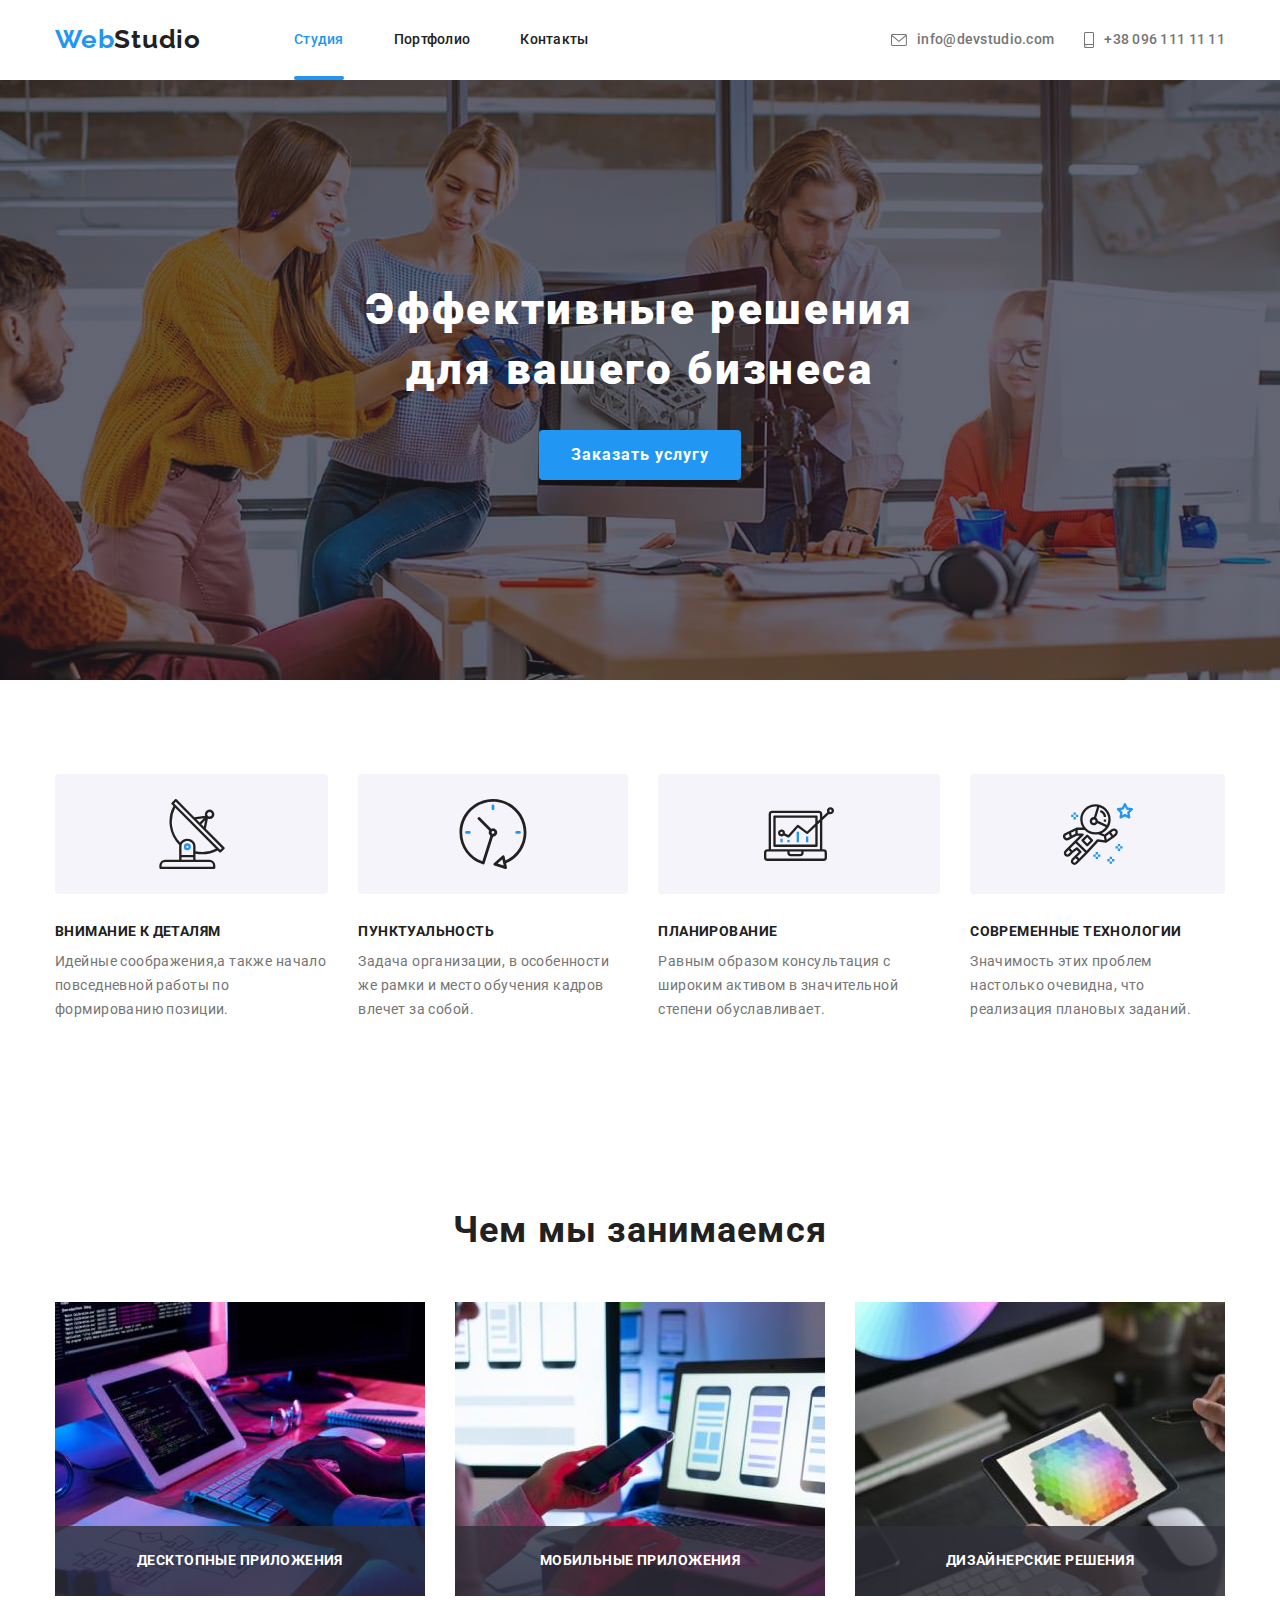
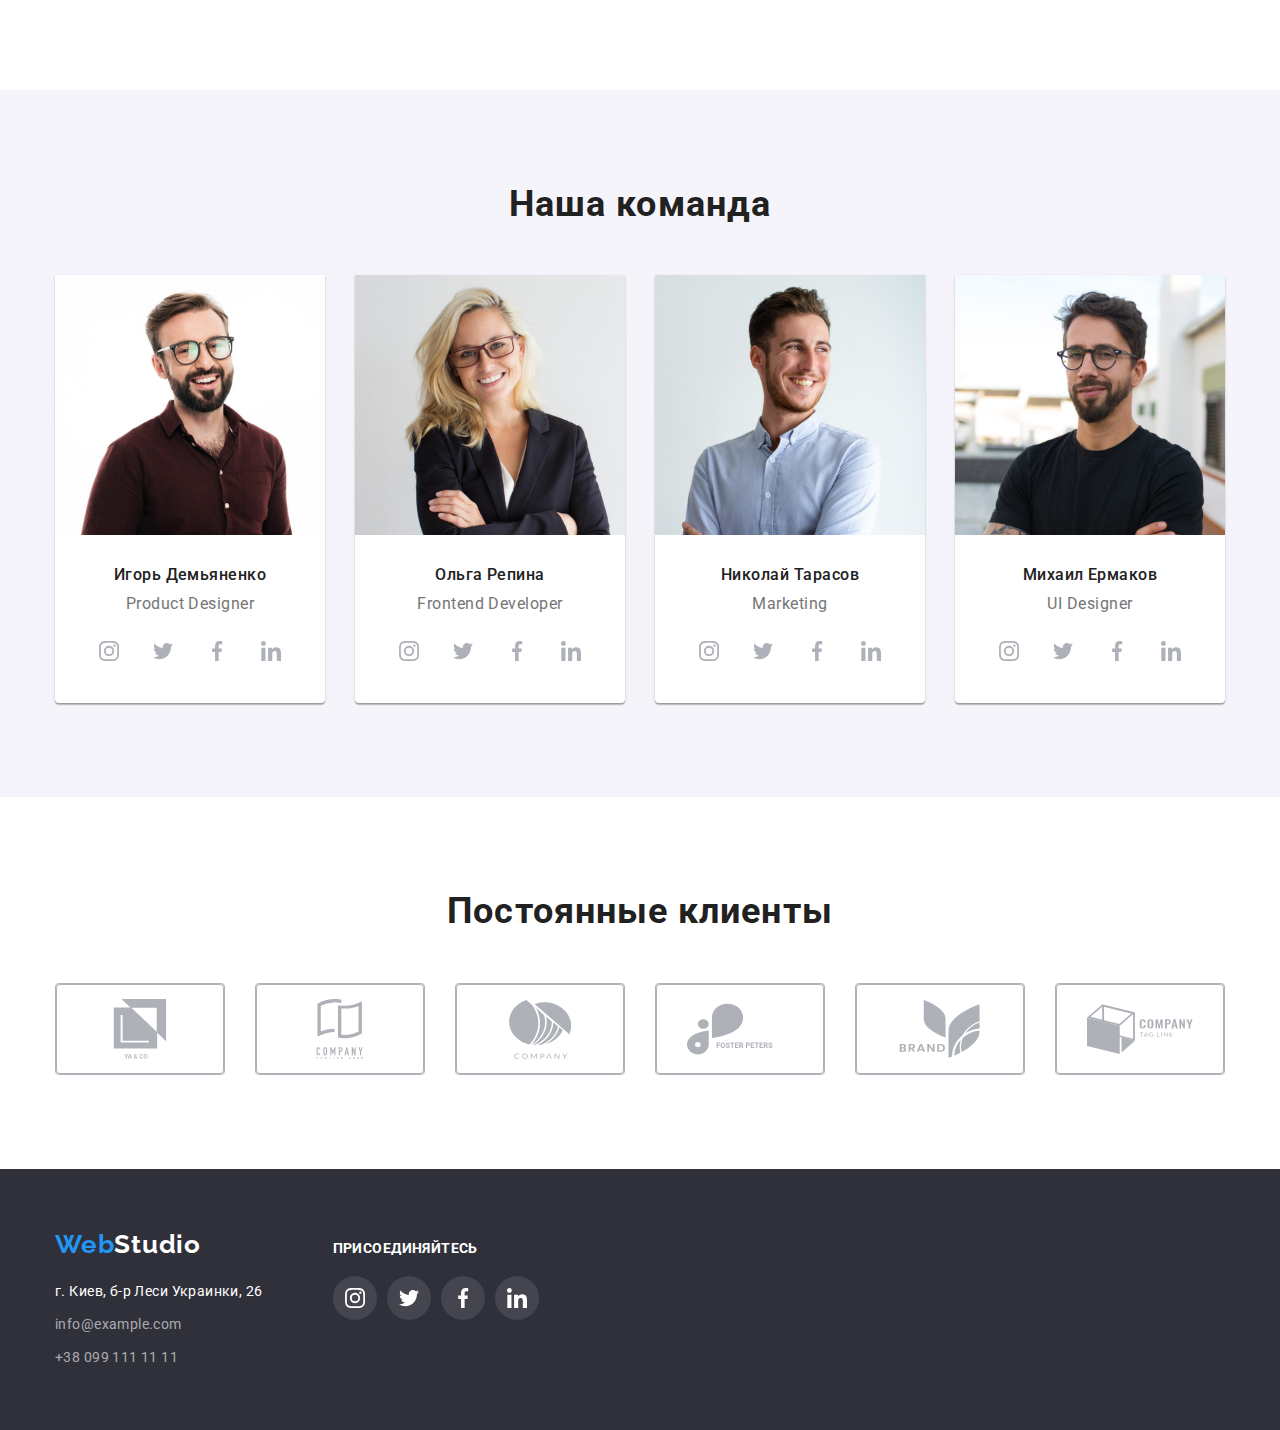
<file: index.html>
<!DOCTYPE html>
<html lang="en">
	<head>
		<meta charset="UTF-8" />
		<meta http-equiv="X-UA-Compatible" content="IE=edge" />
		<meta name="viewport" content="width=device-width, initial-scale=1.0" />
		<title>Document</title>
		<link rel="preconnect" href="https://fonts.googleapis.com" />
		<link rel="preconnect" href="https://fonts.gstatic.com" crossorigin />
		<link
			href="https://fonts.googleapis.com/css2?family=Raleway:wght@700&family=Roboto:wght@400;500;700;900&display=swap"
			rel="stylesheet"
		/>
		<link
			rel="stylesheet"
			href="https://cdnjs.cloudflare.com/ajax/libs/modern-normalize/1.1.0/modern-normalize.min.css"
		/>
		<link rel="stylesheet" href="./css/styles.css" />
	</head>

	<body>
		<!-- Хэдер -->
		<header>
			<div class="container main-nav">
				<nav class="menu-nav">
					<a class="logo" href="">Web<span class="logo-first">Studio</span> </a>
					<ul class="menu">
						<li class="menu-item">
							<a class="menu-link current" href="">Студия</a>
						</li>
						<li class="menu-item">
							<a class="menu-link" href="./portfolio.html">Портфолио</a>
						</li>
						<li class="menu-item"><a class="menu-link" href="">Контакты</a></li>
					</ul>
				</nav>
				<div class="header-contacts">
					<ul class="contacts">
						<li class="contacts-item">
							<a class="contacts-link" href="mailto:info@devstudio.com">
								<svg class="contacts-link-icon" width="16" height="12">
									<use href="./images/icon.svg#icon-envelope"></use>
								</svg>
								info@devstudio.com
							</a>
						</li>
						<li class="contacts-item icon-smartphone">
							<a class="contacts-link" href="tel:+380961111111">
								<svg class="contacts-link-icon" width="10" height="16">
									<use href="./images/icon.svg#icon-smartphone"></use>
								</svg>
								+38 096 111 11 11
							</a>
						</li>
					</ul>
				</div>
			</div>
		</header>

		<main>
			<!-- Герой -->
			<section class="hero">
				<div class="container">
					<h1 class="hero-title" lang="ru">
						Эффективные решения <br />
						для вашего бизнеса
					</h1>
					<button data-modal-open class="hero-button" type="button">
						Заказать услугу
					</button>
				</div>
			</section>
			<!-- Секция выгода -->
			<section class="section">
				<div class="container">
					<h2 class="visually-hidden">Преимущества компании</h2>
					<ul class="benefits">
						<li class="benefits-item">
							<div class="benefits-image">
								<svg class="benefits-icon" width="70" height="70">
									<use href="./images/icon.svg#icon-antenna"></use>
								</svg>
							</div>
							<h3 class="benefits-title" lang="ru">Внимание к деталям</h3>
							<p class="benefits-text" lang="ru">
								Идейные соображения,а также начало повседневной работы по
								формированию позиции.
							</p>
						</li>
						<li class="benefits-item">
							<div class="benefits-image">
								<svg class="benefits-icon" width="70" height="70">
									<use href="./images/icon.svg#icon-clock"></use>
								</svg>
							</div>
							<h3 class="benefits-title" lang="ru">Пунктуальность</h3>
							<p class="benefits-text" lang="ru">
								Задача организации, в особенности же рамки и место обучения
								кадров влечет за собой.
							</p>
						</li>
						<li class="benefits-item">
							<div class="benefits-image">
								<svg class="benefits-icon" width="70" height="70">
									<use href="./images/icon.svg#icon-diagram"></use>
								</svg>
							</div>
							<h3 class="benefits-title" lang="ru">Планирование</h3>
							<p class="benefits-text" lang="ru">
								Равным образом консультация с широким активом в значительной
								степени обуславливает.
							</p>
						</li>
						<li class="benefits-item">
							<div class="benefits-image">
								<svg class="benefits-icon" width="70" height="70">
									<use href="./images/icon.svg#icon-astronaut"></use>
								</svg>
							</div>
							<h3 class="benefits-title" lang="ru">Современные технологии</h3>
							<p class="benefits-text" lang="ru">
								Значимость этих проблем настолько очевидна, что реализация
								плановых заданий.
							</p>
						</li>
					</ul>
				</div>
			</section>
			<!-- Вид деятельности -->
			<section class="section">
				<div class="container">
					<h2 class="classes">Чем мы занимаемся</h2>
					<ul class="classes-item">
						<li class="classes-img">
							<div class="classes-tumb">
								<img
									src="./images/img1.jpg"
									alt="Working with loops"
									width="370"
									height="294"
								/>
								<p class="classes-label">Десктопные приложения</p>
							</div>
						</li>
						<li class="classes-img">
							<div class="classes-tumb">
								<img
									src="./images/img2.jpg"
									alt="Working on mobile applications"
									width="370"
									height="294"
								/>
								<p class="classes-label">Мобильные приложения</p>
							</div>
						</li>
						<li class="classes-img">
							<div class="classes-tumb">
								<img
									src="./images/img3.jpg"
									alt="Working with color picking"
									width="370"
									height="294"
								/>
								<p class="classes-label">Дизайнерские решения</p>
							</div>
						</li>
					</ul>
				</div>
			</section>
			<!-- Команда -->
			<section class="section commands">
				<div class="container">
					<h2 class="command">Наша команда</h2>
					<ul class="command-name">
						<li class="command-img">
							<img
								src="./images/Igor.jpg"
								alt="Igor"
								width="270"
								height="260"
							/>
							<div class="command-selector">
								<h3 class="command-name-title" lang="ru">Игорь Демьяненко</h3>
								<p class="command-name-text">Product Designer</p>
								<ul class="social">
									<li class="social-item">
										<a class="social-link social-inversed" href="#instagram">
											<svg class="social-icon" width="20" height="20">
												<use href="./images/icon.svg#icon-instagram"></use>
											</svg>
										</a>
									</li>
									<li class="social-item">
										<a class="social-link social-inversed" href="#twitter">
											<svg class="social-icon" width="20" height="20">
												<use href="./images/icon.svg#icon-twitter"></use>
											</svg>
										</a>
									</li>
									<li class="social-item">
										<a class="social-link social-inversed" href="#facebook">
											<svg class="social-icon" width="20" height="20">
												<use href="./images/icon.svg#icon-facebook"></use>
											</svg>
										</a>
									</li>
									<li class="social-item">
										<a class="social-link social-inversed" href="#in">
											<svg class="social-icon" width="20" height="20">
												<use href="./images/icon.svg#icon-in"></use>
											</svg>
										</a>
									</li>
								</ul>
							</div>
						</li>

						<li class="command-img">
							<img
								src="./images/Olga.jpg"
								alt="Olga"
								width="270"
								height="260"
							/>
							<div class="command-selector">
								<h3 class="command-name-title" lang="ru">Ольга Репина</h3>
								<p class="command-name-text">Frontend Developer</p>
								<ul class="social">
									<li class="social-item">
										<a class="social-link social-inversed" href="#instagram">
											<svg class="social-icon" width="20" height="20">
												<use href="./images/icon.svg#icon-instagram"></use>
											</svg>
										</a>
									</li>
									<li class="social-item">
										<a class="social-link social-inversed" href="#twitter">
											<svg class="social-icon" width="20" height="20">
												<use href="./images/icon.svg#icon-twitter"></use>
											</svg>
										</a>
									</li>
									<li class="social-item">
										<a class="social-link social-inversed" href="#facebook">
											<svg class="social-icon" width="20" height="20">
												<use href="./images/icon.svg#icon-facebook"></use>
											</svg>
										</a>
									</li>
									<li class="social-item">
										<a class="social-link social-inversed" href="#in">
											<svg class="social-icon" width="20" height="20">
												<use href="./images/icon.svg#icon-in"></use>
											</svg>
										</a>
									</li>
								</ul>
							</div>
						</li>

						<li class="command-img">
							<img
								src="./images/Nikolay.jpg"
								alt="Nikolay"
								width="270"
								height="260"
							/>
							<div class="command-selector">
								<h3 class="command-name-title" lang="ru">Николай Тарасов</h3>
								<p class="command-name-text">Marketing</p>
								<p></p>
								<ul class="social">
									<li class="social-item">
										<a class="social-link social-inversed" href="#instagram">
											<svg class="social-icon" width="20" height="20">
												<use href="./images/icon.svg#icon-instagram"></use>
											</svg>
										</a>
									</li>
									<li class="social-item">
										<a class="social-link social-inversed" href="#twitter">
											<svg class="social-icon" width="20" height="20">
												<use href="./images/icon.svg#icon-twitter"></use>
											</svg>
										</a>
									</li>
									<li class="social-item">
										<a class="social-link social-inversed" href="#facebook">
											<svg class="social-icon" width="20" height="20">
												<use href="./images/icon.svg#icon-facebook"></use>
											</svg>
										</a>
									</li>
									<li class="social-item">
										<a class="social-link social-inversed" href="#in">
											<svg class="social-icon" width="20" height="20">
												<use href="./images/icon.svg#icon-in"></use>
											</svg>
										</a>
									</li>
								</ul>
							</div>
						</li>

						<li class="command-img">
							<img
								src="./images/Michail.jpg"
								alt="Michail"
								width="270"
								height="260"
							/>
							<div class="command-selector">
								<h3 class="command-name-title" lang="ru">Михаил Ермаков</h3>
								<p class="command-name-text">UI Designer</p>
								<ul class="social">
									<li class="social-item">
										<a class="social-link social-inversed" href="#instagram">
											<svg class="social-icon" width="20" height="20">
												<use href="./images/icon.svg#icon-instagram"></use>
											</svg>
										</a>
									</li>
									<li class="social-item">
										<a class="social-link social-inversed" href="#twitter">
											<svg class="social-icon" width="20" height="20">
												<use href="./images/icon.svg#icon-twitter"></use>
											</svg>
										</a>
									</li>
									<li class="social-item">
										<a class="social-link social-inversed" href="#facebook">
											<svg class="social-icon" width="20" height="20">
												<use href="./images/icon.svg#icon-facebook"></use>
											</svg>
										</a>
									</li>
									<li class="social-item">
										<a class="social-link social-inversed" href="#in">
											<svg class="social-icon" width="20" height="20">
												<use href="./images/icon.svg#icon-in"></use>
											</svg>
										</a>
									</li>
								</ul>
							</div>
						</li>
					</ul>
				</div>
			</section>
			<!-- Клиенты -->
			<section class="section">
				<div class="container">
					<h2 class="clients">Постоянные клиенты</h2>
					<ul class="clients-permanent">
						<li class="clients-item">
							<a class="clients-link" href="">
								<svg class="clients-link-icon">
									<use href="./images/icon.svg#icon-yaco"></use>
								</svg>
							</a>
						</li>

						<li class="clients-item">
							<a class="clients-link" href="">
								<svg class="clients-link-icon">
									<use href="./images/icon.svg#icon-companyone"></use>
								</svg>
							</a>
						</li>

						<li class="clients-item">
							<a class="clients-link" href="">
								<svg class="clients-link-icon">
									<use href="./images/icon.svg#icon-companytwo"></use>
								</svg>
							</a>
						</li>

						<li class="clients-item">
							<a class="clients-link" href="">
								<svg class="clients-link-icon">
									<use href="./images/icon.svg#icon-fosters"></use>
								</svg>
							</a>
						</li>

						<li class="clients-item">
							<a class="clients-link" href="">
								<svg class="clients-link-icon">
									<use href="./images/icon.svg#icon-brand"></use>
								</svg>
							</a>
						</li>

						<li class="clients-item">
							<a class="clients-link" href="">
								<svg class="clients-link-icon">
									<use href="./images/icon.svg#icon-companythree"></use>
								</svg>
							</a>
						</li>
					</ul>
				</div>
			</section>
		</main>
		<!-- Футер -->
		<footer class="footer">
			<div class="container footer-main">
				<address class="address">
					<div class="footer-address">
						<a class="logo" href=""
							>Web<span class="logo-second">Studio</span></a
						>

						<ul class="footer-nav">
							<li class="footer-nav-item">
								<a
									class="footer-nav-link"
									href="https://goo.gl/maps/Tve16uMiMmE9oABs9"
									target="_blank"
									rel="noopener noreferrer"
									lang="ru"
								>
									г. Киев, б-р Леси Украинки, 26
								</a>
							</li>
							<li class="footer-nav-item">
								<a class="footer-nav-links" href="mailto:info@example.com"
									>info@example.com</a
								>
							</li>
							<li class="footer-nav-item">
								<a class="footer-nav-links" href="tel:+380991111111"
									>+38 099 111 11 11</a
								>
							</li>
						</ul>
					</div>
					<div>
						<p class="join-title">присоединяйтесь</p>
						<ul class="join">
							<li class="social-item">
								<a class="social-link social-link-inversed" href="#instagram">
									<svg class="social-icon" width="20" height="20">
										<use href="./images/icon.svg#icon-instagram"></use>
									</svg>
								</a>
							</li>
							<li class="social-item">
								<a class="social-link social-link-inversed" href="#twitter">
									<svg class="social-icon" width="20" height="20">
										<use href="./images/icon.svg#icon-twitter"></use>
									</svg>
								</a>
							</li>
							<li class="social-item">
								<a class="social-link social-link-inversed" href="#facebook">
									<svg class="social-icon" width="20" height="20">
										<use href="./images/icon.svg#icon-facebook"></use>
									</svg>
								</a>
							</li>
							<li class="social-item">
								<a class="social-link social-link-inversed" href="#in">
									<svg class="social-icon" width="20" height="20">
										<use href="./images/icon.svg#icon-in"></use>
									</svg>
								</a>
							</li>
						</ul>
					</div>
				</address>
			</div>
		</footer>
		<!-- Модальное окно -->
		<div class="backdrop is-hidden" data-modal>
			<div class="modal">
				<button class="backdrop-btn-close" data-modal-close>
					<svg class="social-icon" width="11" height="11">
						<use href="./images/icon.svg#icon-close"></use>
					</svg>
				</button>
			</div>
		</div>
		<!-- Скрипт модального окна -->
		<script src="./js/modal.js"></script>
	</body>
</html>
</file>
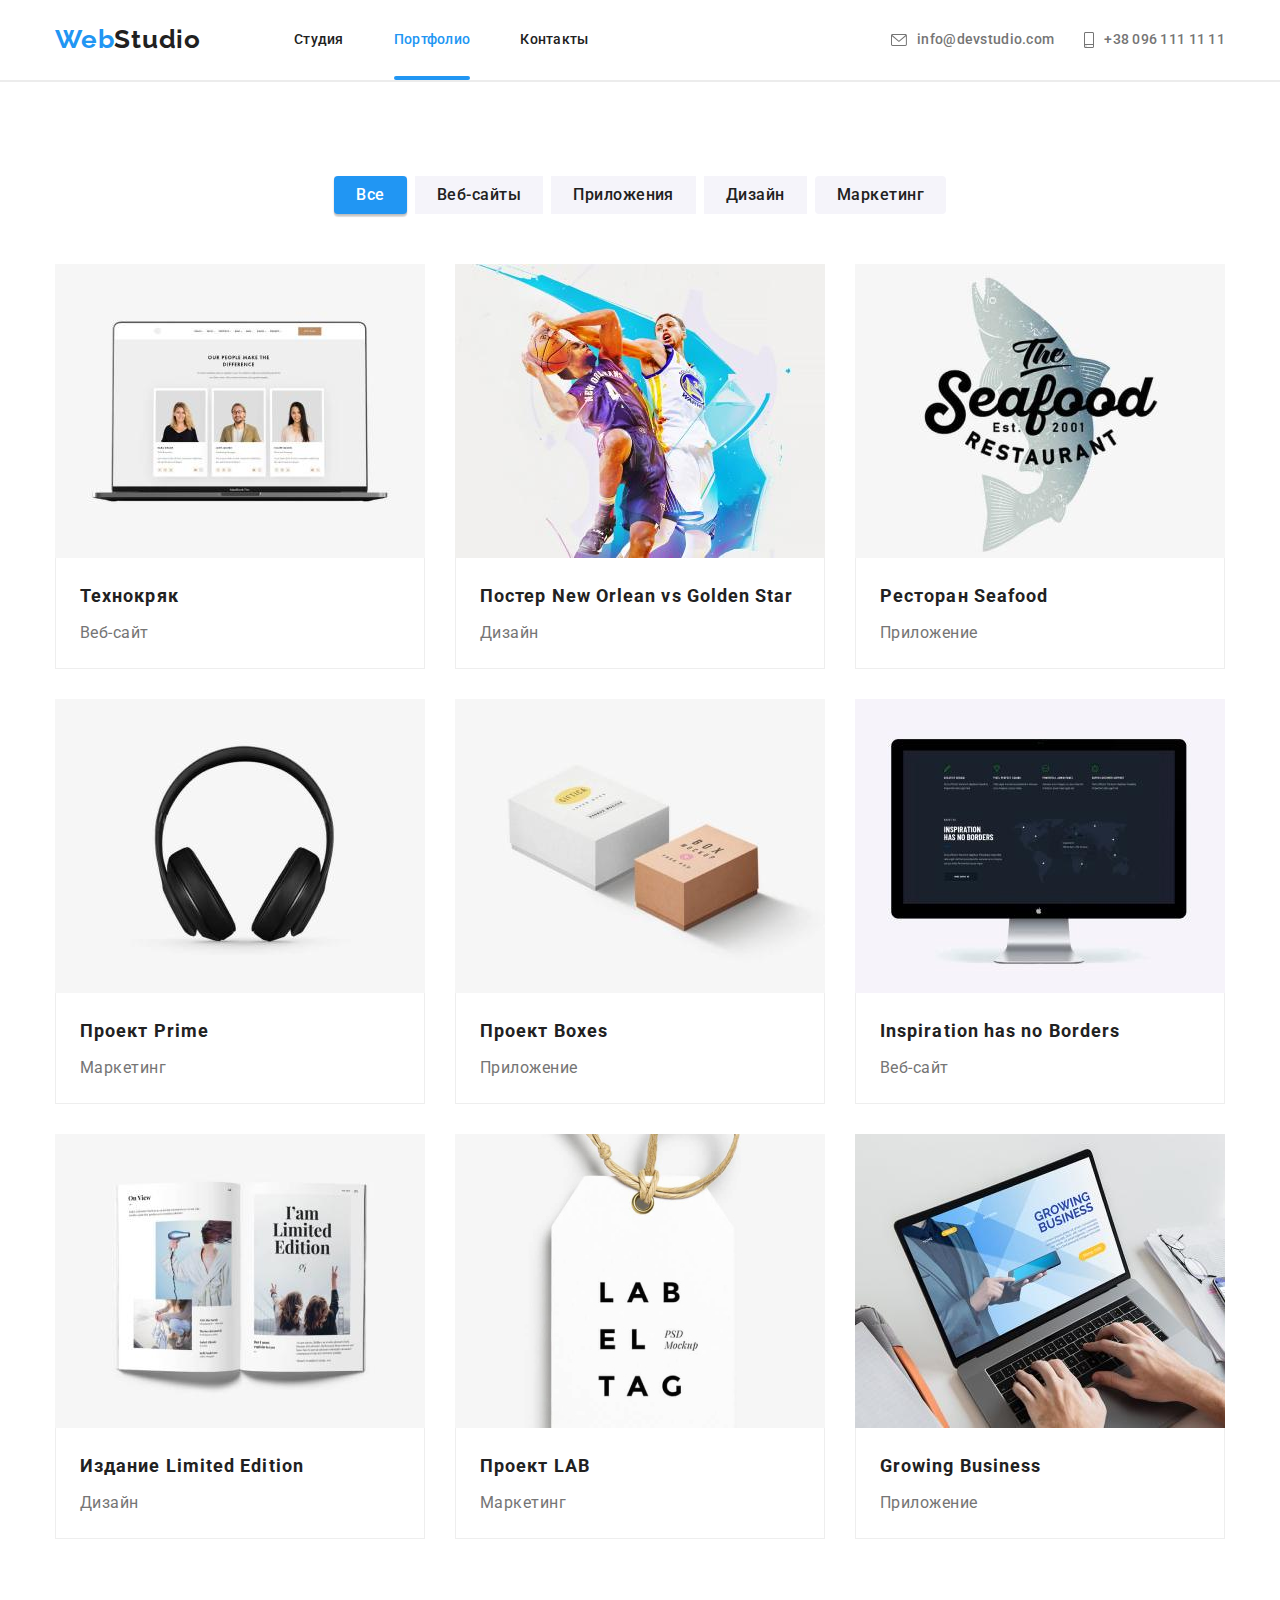
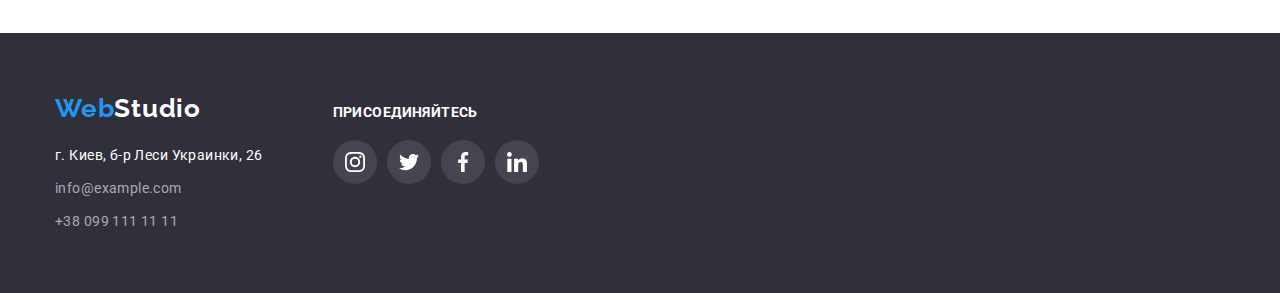
<file: portfolio.html>
<!DOCTYPE html>
<html lang="en">
	<head>
		<meta charset="UTF-8" />
		<meta http-equiv="X-UA-Compatible" content="IE=edge" />
		<meta name="viewport" content="width=device-width, initial-scale=1.0" />
		<title>Document</title>
		<link rel="preconnect" href="https://fonts.googleapis.com" />
		<link rel="preconnect" href="https://fonts.gstatic.com" crossorigin />
		<link
			href="https://fonts.googleapis.com/css2?family=Raleway:wght@700&family=Roboto:wght@400;500;700;900&display=swap"
			rel="stylesheet"
		/>
		<link
			rel="stylesheet"
			href="https://cdnjs.cloudflare.com/ajax/libs/modern-normalize/1.1.0/modern-normalize.min.css"
		/>
		<link rel="stylesheet" href="./css/styles.css" />
	</head>

	<body>
		<header class="header">
			<div class="container main-nav">
				<nav class="menu-nav">
					<a class="logo" href="">Web<span class="logo-first">Studio</span> </a>
					<ul class="menu">
						<li class="menu-item">
							<a class="menu-link" href="./index.html">Студия</a>
						</li>
						<li class="menu-item">
							<a class="menu-link current" href="./portfolio.html">Портфолио</a>
						</li>
						<li class="menu-item"><a class="menu-link" href="">Контакты</a></li>
					</ul>
				</nav>
				<div class="header-contacts">
					<ul class="contacts">
						<li class="contacts-item">
							<a class="contacts-link" href="mailto:info@devstudio.com">
								<svg class="contacts-link-icon" width="16" height="12">
									<use href="./images/icon.svg#icon-envelope"></use>
								</svg>
								info@devstudio.com
							</a>
						</li>

						<li class="contacts-item icon-smartphone">
							<a class="contacts-link" href="tel:+380961111111">
								<svg class="contacts-link-icon" width="10" height="16">
									<use href="./images/icon.svg#icon-smartphone"></use>
								</svg>
								+38 096 111 11 11</a
							>
						</li>
					</ul>
				</div>
			</div>
		</header>

		<main>
			<section class="section">
				<div class="container">
					<h1 class="visually-hidden">Фильтр и наши работы</h1>

					<ul class="filter">
						<li class="filter-item">
							<button class="filter-button filter-button-current" type="button">
								Все
							</button>
						</li>
						<li class="filter-item">
							<button class="filter-button" type="button">Веб-сайты</button>
						</li>
						<li class="filter-item">
							<button class="filter-button" type="button">Приложения</button>
						</li>
						<li class="filter-item">
							<button class="filter-button" type="button">Дизайн</button>
						</li>
						<li class="filter-item">
							<button class="filter-button" type="button">Маркетинг</button>
						</li>
					</ul>
					<!-- Работы -->
					<ul class="works">
						<li class="works-item">
							<a class="works-link" href="">
								<div class="works-img">
									<img
										src="./images/technocr.jpg"
										alt="notebook"
										width="370"
										height="294"
									/>
									<div class="works-overlay">
										<p class="works-label">
											Технокряк это современная площадка распространения
											коронавируса. Компании используют эту платформу для
											цифрового шпионажа и атак на защищённые сервера
											конкурентов.
										</p>
									</div>
								</div>

								<div class="works-selector">
									<h2 class="works-title" lang="ru">Технокряк</h2>
									<p class="works-text">Веб-сайт</p>
								</div>
							</a>
						</li>

						<li class="works-item">
							<a class="works-link" href="">
								<div class="works-img">
									<img
										src="./images/poster.jpg"
										alt="notebook"
										width="370"
										height="294"
									/>
									<div class="works-overlay">
										<p class="works-label">
											Технокряк это современная площадка распространения
											коронавируса. Компании используют эту платформу для
											цифрового шпионажа и атак на защищённые сервера
											конкурентов.
										</p>
									</div>
								</div>
								<div class="works-selector">
									<h2 class="works-title">Постер New Orlean vs Golden Star</h2>
									<p class="works-text" lang="ru">Дизайн</p>
								</div>
							</a>
						</li>

						<li class="works-item">
							<a class="works-link" href="">
								<div class="works-img">
									<img
										src="./images/restoran.jpg"
										alt="notebook"
										width="370"
										height="294"
									/>
									<div class="works-overlay">
										<p class="works-label">
											Технокряк это современная площадка распространения
											коронавируса. Компании используют эту платформу для
											цифрового шпионажа и атак на защищённые сервера
											конкурентов.
										</p>
									</div>
								</div>
								<div class="works-selector">
									<h2 class="works-title">Ресторан Seafood</h2>
									<p class="works-text">Приложение</p>
								</div>
							</a>
						</li>

						<li class="works-item">
							<a class="works-link" href="">
								<div class="works-img">
									<img
										src="./images/prime.jpg"
										alt="notebook"
										width="370"
										height="294"
									/>
									<div class="works-overlay">
										<p class="works-label">
											Технокряк это современная площадка распространения
											коронавируса. Компании используют эту платформу для
											цифрового шпионажа и атак на защищённые сервера
											конкурентов.
										</p>
									</div>
								</div>
								<div class="works-selector">
									<h2 class="works-title">Проект Prime</h2>
									<p class="works-text">Маркетинг</p>
								</div>
							</a>
						</li>

						<li class="works-item">
							<a class="works-link" href="">
								<div class="works-img">
									<img
										src="./images/boxes.jpg"
										alt="notebook"
										width="370"
										height="294"
									/>
									<div class="works-overlay">
										<p class="works-label">
											Технокряк это современная площадка распространения
											коронавируса. Компании используют эту платформу для
											цифрового шпионажа и атак на защищённые сервера
											конкурентов.
										</p>
									</div>
								</div>
								<div class="works-selector">
									<h2 class="works-title">Проект Boxes</h2>
									<p class="works-text">Приложение</p>
								</div>
							</a>
						</li>

						<li class="works-item">
							<a class="works-link" href="">
								<div class="works-img">
									<img
										src="./images/monitor.jpg"
										alt="notebook"
										width="370"
										height="294"
									/>
									<div class="works-overlay">
										<p class="works-label">
											Технокряк это современная площадка распространения
											коронавируса. Компании используют эту платформу для
											цифрового шпионажа и атак на защищённые сервера
											конкурентов.
										</p>
									</div>
								</div>
								<div class="works-selector">
									<h2 class="works-title">Inspiration has no Borders</h2>
									<p class="works-text">Веб-сайт</p>
								</div>
							</a>
						</li>

						<li class="works-item">
							<a class="works-link" href="">
								<div class="works-img">
									<img
										src="./images/book.jpg"
										alt="notebook"
										width="370"
										height="294"
									/>
									<div class="works-overlay">
										<p class="works-label">
											Технокряк это современная площадка распространения
											коронавируса. Компании используют эту платформу для
											цифрового шпионажа и атак на защищённые сервера
											конкурентов.
										</p>
									</div>
								</div>
								<div class="works-selector">
									<h2 class="works-title">Издание Limited Edition</h2>
									<p class="works-text">Дизайн</p>
								</div>
							</a>
						</li>

						<li class="works-item">
							<a class="works-link" href="">
								<div class="works-img">
									<img
										src="./images/lab1.jpg"
										alt="notebook"
										width="370"
										height="294"
									/>
									<div class="works-overlay">
										<p class="works-label">
											Технокряк это современная площадка распространения
											коронавируса. Компании используют эту платформу для
											цифрового шпионажа и атак на защищённые сервера
											конкурентов.
										</p>
									</div>
								</div>
								<div class="works-selector">
									<h2 class="works-title">Проект LAB</h2>
									<p class="works-text" lang="ru">Маркетинг</p>
								</div>
							</a>
						</li>

						<li class="works-item">
							<a class="works-link" href="">
								<div class="works-img">
									<img
										src="./images/laptop.jpg"
										alt="notebook"
										width="370"
										height="294"
									/>
									<div class="works-overlay">
										<p class="works-label">
											Технокряк это современная площадка распространения
											коронавируса. Компании используют эту платформу для
											цифрового шпионажа и атак на защищённые сервера
											конкурентов.
										</p>
									</div>
								</div>
								<div class="works-selector">
									<h2 class="works-title">Growing Business</h2>
									<p class="works-text">Приложение</p>
								</div>
							</a>
						</li>
					</ul>
				</div>
			</section>
		</main>
		<!-- Футер -->
		<footer class="footer">
			<div class="container footer-main">
				<address class="address">
					<div class="footer-address">
						<a class="logo" href=""
							>Web<span class="logo-second">Studio</span></a
						>

						<ul class="footer-nav">
							<li class="footer-nav-item">
								<a
									class="footer-nav-link"
									href="https://goo.gl/maps/Tve16uMiMmE9oABs9"
									target="_blank"
									rel="noopener noreferrer"
									lang="ru"
								>
									г. Киев, б-р Леси Украинки, 26
								</a>
							</li>
							<li class="footer-nav-item">
								<a class="footer-nav-links" href="mailto:info@example.com"
									>info@example.com</a
								>
							</li>
							<li class="footer-nav-item">
								<a class="footer-nav-links" href="tel:+380991111111"
									>+38 099 111 11 11</a
								>
							</li>
						</ul>
					</div>
					<div>
						<p class="join-title">присоединяйтесь</p>
						<ul class="join">
							<li class="social-item">
								<a class="social-link social-link-inversed" href="#instagram">
									<svg class="social-icon" width="20" height="20">
										<use href="./images/icon.svg#icon-instagram"></use>
									</svg>
								</a>
							</li>
							<li class="social-item">
								<a class="social-link social-link-inversed" href="#twitter">
									<svg class="social-icon" width="20" height="20">
										<use href="./images/icon.svg#icon-twitter"></use>
									</svg>
								</a>
							</li>
							<li class="social-item">
								<a class="social-link social-link-inversed" href="#facebook">
									<svg class="social-icon" width="20" height="20">
										<use href="./images/icon.svg#icon-facebook"></use>
									</svg>
								</a>
							</li>
							<li class="social-item">
								<a class="social-link social-link-inversed" href="#in">
									<svg class="social-icon" width="20" height="20">
										<use href="./images/icon.svg#icon-in"></use>
									</svg>
								</a>
							</li>
						</ul>
					</div>
				</address>
			</div>
		</footer>
	</body>
</html>
</file>
<file: css/styles.css>
:root {
	--primary-text-color: #212121;
	--back-ground-color: #2196f3;
	--secondary-text-color: #ffffff;
	--hero-color: #2f303a;
	--light-text-color: #757575;
	--border-line-color: #ececec;
	--footer-background-color: rgba(255, 255, 255, 0.6);
	--command-fon: #f5f4fa;
	--works-bg-color: #eeeeee;
	--icon-border-color: #afb1b8;
	--classes-background: rgba(47, 48, 58, 0.8);
	--works-bgc: rgba(33, 150, 243, 0.9);
	--transition-time: 250ms;
	--transition-function: cubic-bezier(0.4, 0, 0.2, 1);
}
body {
	font-family: "Roboto", sans-serif;
	color: var(--primary-text-color);
	background-color: var(--secondary-text-color);
}

a {
	text-decoration: none;
}
.container {
	margin: 0 auto;
	width: 1200px;
	padding-left: 15px;
	padding-right: 15px;
	/* outline: 2px solid red; */
}
h1,
h2,
h3,
h4,
h5,
h6,
p {
	margin: 0;
}
ul {
	margin: 0;
	padding: 0;
	list-style: none;
}
img {
	display: block;
	height: auto;
	max-width: 100%;
}
.visually-hidden {
	margin-top: 0;
	position: absolute;
	clip: rect(1px, 1px, 1px, 1px);
	padding: 0;
	border: 0;
	height: 1px;
	width: 1px;
	overflow: hidden;
}

.section {
	padding-top: 94px;
	padding-bottom: 94px;
	/* border: 1px solid red; */
}
/* Кнопки */
.hero-button,
.filter-button,
.backdrop-btn-close {
	margin: 0 auto;
	text-align: center;
	border-radius: 4px;
	border: 0;
	background-color: var(--back-ground-color);
	color: var(--secondary-text-color);
	cursor: pointer;
}
/* хэдер */
.header {
	background-color: var(--secondary-text-color);
	border-bottom: 2px solid var(--border-line-color);
}

.logo {
	font-family: Raleway;
	font-weight: 700;
	font-size: 26px;
	line-height: 1.2;
	letter-spacing: 0.03em;
	color: var(--back-ground-color);
	font-style: normal;
}
.logo-first {
	color: var(--primary-text-color);
}
.logo-second {
	color: var(--secondary-text-color);
}

/* флексы */
.main-nav,
.menu-nav,
.menu,
.contacts,
.benefits,
.classes-item,
.command-name,
.filter,
.clients-permanent,
.social,
.join {
	display: flex;
	align-items: center;
}

.menu {
	margin-left: 93px;
}
.header-contacts {
	margin-left: auto;
}

.contacts-item .contacts-link-icon {
	margin-right: 10px;
	fill: currentColor;
}
.contacts-link {
	display: flex;
	align-items: center;
	padding: 32px 0px;
	transition: color var(--transition-time) var(--transition-function);
}

.menu .menu-item:not(:last-child) {
	margin-right: 50px;
}
.benefits .benefits-item:not(:last-child),
.classes-item .classes-img:not(:last-child),
.command-name .command-img:not(:last-child),
.clients-item:not(:last-child),
.contacts .contacts-item:not(:last-child) {
	margin-right: 30px;
}
.filter-item:not(:last-child) {
	margin-right: 8px;
	background-color: var(--command-fon);
}

/* фильтр кнопок */
.filter {
	justify-content: center;
	margin-bottom: 50px;
}

.filter-button {
	text-align: center;
	min-width: 73px;
	background-color: var(--command-fon);
	padding: 6px 22px;
	font-weight: 500;
	font-size: 16px;
	line-height: 1.63;
	letter-spacing: 0.03em;
	color: var(--primary-text-color);
	text-transform: none;
	cursor: pointer;
	border: none;
	transition: box-shadow var(--transition-time) var(--transition-function),
		color var(--transition-time) var(--transition-function),
		background-color var(--transition-time) var(--transition-function);
}
.filter-button:hover,
.filter-button:focus {
	background-color: var(--back-ground-color);
	color: var(--secondary-text-color);
	box-shadow: 0px 3px 1px rgba(0, 0, 0, 0.1), 0px 1px 2px rgba(0, 0, 0, 0.08),
		0px 2px 2px rgba(0, 0, 0, 0.12);
}
.filter-button-current {
	background-color: var(--back-ground-color);
	color: var(--secondary-text-color);
	box-shadow: 0px 3px 1px rgba(0, 0, 0, 0.1), 0px 1px 2px rgba(0, 0, 0, 0.08),
		0px 2px 2px rgba(0, 0, 0, 0.12);
}

/* меню и навигация */
.menu-link {
	display: block;
	padding-top: 32px;
	padding-bottom: 32px;
	font-weight: 500;
	font-size: 14px;
	line-height: 1.14;
	letter-spacing: 0.02em;
	color: var(--primary-text-color);
	transition: color var(--transition-time) var(--transition-function);
}

.contacts-link {
	font-weight: 500;
	font-size: 14px;
	line-height: 1.14;
	letter-spacing: 0.02em;
	color: var(--light-text-color);
	transition: color var(--transition-time) var(--transition-function);
}
.menu-link.current {
	color: var(--back-ground-color);
}
.menu-link {
	position: relative;
}
.current::after {
	content: "";
	display: block;
	width: 100%;
	height: 4px;
	position: absolute;
	left: 0;
	bottom: 0;
	background-color: var(--back-ground-color);
}

.menu-link::after {
	display: block;
	border-radius: 2px;
}
.menu-link:hover,
.menu-link:focus,
.contacts .contacts-link:hover,
.contacts .contacts-link:focus {
	color: var(--back-ground-color);
}

/* герой */
.hero {
	max-width: 1600px;
	height: 600px;
	padding-top: 200px;
	padding-bottom: 200px;
	text-align: center;
	background-position: center;
	margin-right: auto;
	background-size: cover;
	background-repeat: no-repeat;
	background-color: var(--hero-color);
	background-image: linear-gradient(
			to right,
			rgba(47, 48, 58, 0.4),
			rgba(47, 48, 58, 0.4)
		),
		url(../images/hero.jpg);
}
.hero-title {
	font-weight: 900;
	font-size: 44px;
	margin-left: auto;
	margin-right: auto;
	line-height: 1.36;
	letter-spacing: 0.06em;
	color: var(--secondary-text-color);
	margin-bottom: 30px;
}
.hero-button {
	display: inline-block;
	padding: 10px 32px;
	min-width: 200px;
	border-radius: 4px;
	text-align: center;
	font-weight: 700;
	font-size: 16px;
	line-height: 1.87;
	letter-spacing: 0.06em;
	background-color: var(--back-ground-color);
	color: var(--secondary-text-color);
	box-shadow: 0px 4px 4px rgba(0, 0, 0, 0.15);
	transition: background-color var(--transition-time) var(--transition-function);
}
.hero-button:hover,
.hero-button:focus {
	background-color: #188ce8;
}

/* секция выгода */
.benefits-title {
	font-weight: 700;
	font-size: 14px;
	line-height: 1.14;
	letter-spacing: 0.03em;
	color: var(--primary-text-color);
	text-transform: uppercase;
}
.benefits-text {
	margin-top: 10px;
	margin-bottom: 0;
	font-size: 14px;
	line-height: 1.71;
	letter-spacing: 0.03em;
	color: var(--light-text-color);
}
.benefits-image {
	display: flex;
	justify-content: center;
	align-items: center;
	margin-bottom: 30px;
	height: 120px;
	background-color: var(--command-fon);
	border-radius: 4px;
}

/* работы */
.works-title {
	margin-top: 0;
	margin-bottom: 4px;
	font-weight: 700;
	font-size: 18px;
	line-height: 2;
	letter-spacing: 0.06em;
	color: var(--primary-text-color);
}
.works-text {
	margin-top: 0;
	margin-bottom: 0;
	font-size: 16px;
	line-height: 1.87;
	letter-spacing: 0.03em;
	color: var(--light-text-color);
}

.works-link:hover .works-overlay,
.works-link:focus .works-overlay {
	transform: translateY(0);
	visibility: visible;
}
.works-label {
	font-size: 18px;
	line-height: 1.55;
	letter-spacing: 0.03em;
	color: var(--secondary-text-color);
}

.works-overlay {
	position: absolute;
	top: 0;
	left: 0;
	width: 100%;
	height: 100%;
	transform: translateY(100%);
	visibility: hidden;
	padding: 63px 24px;
	background-color: var(--works-bgc);
	transition: transform var(--transition-time) var(--transition-function),
		visibility var(--transition-time) var(--transition-function);
}

.works-selector {
	padding: 20px 24px;
	border-left: 1px solid var(--works-bg-color);
	border-right: 1px solid var(--works-bg-color);
	border-bottom: 1px solid var(--works-bg-color);
}
.works-item {
	display: flex;
	width: 370px;
	margin-right: 30px;
	margin-bottom: 30px;
}
.works-img {
	position: relative;
	overflow: hidden;
}
.works-link {
	width: 100%;
	height: 100%;
	border-radius: 0px 0px 4px 4px;
	transition: box-shadow var(--transition-time) var(--transition-function);
}
.works-link:hover,
.works-link:focus {
	box-shadow: 0px 1px 1px rgba(0, 0, 0, 0.12), 0px 4px 4px rgba(0, 0, 0, 0.06),
		1px 4px 6px rgba(0, 0, 0, 0.16);
}
.works-item:nth-child(3n) {
	margin-right: 0;
}
.works-item:nth-last-child(-n + 3) {
	margin-bottom: 0;
}
.works {
	display: flex;
	flex-wrap: wrap;
}

/* вид деятельности */
.classes {
	margin-bottom: 50px;
	margin-top: 0;
	font-weight: 700;
	font-size: 36px;
	line-height: 1.16;
	letter-spacing: 0.03em;
	text-align: center;
}

.classes-tumb {
	position: relative;
	display: flex;
}
.classes-tumb::before {
	content: "";
	display: block;
	position: absolute;
	left: 0;
	bottom: 0;
	width: 100%;
	height: 70px;
	background: var(--classes-background);
}
.classes-label {
	position: absolute;
	left: 50%;
	bottom: 27px;
	width: 100%;
	font-weight: 700;
	font-size: 14px;
	line-height: 1.14;
	text-align: center;
	letter-spacing: 0.03em;
	color: var(--secondary-text-color);
	transform: translate(-50%, 0);
	text-transform: uppercase;
}
/* команда */
.commands {
	background-color: var(--command-fon);
}
.command-img {
	box-shadow: 0px 1px 3px rgba(0, 0, 0, 0.12), 0px 1px 1px rgba(0, 0, 0, 0.14),
		0px 2px 1px rgba(0, 0, 0, 0.2);
	border-radius: 0px 0px 4px 4px;
	background-color: var(--secondary-text-color);
}
.command,
.clients {
	margin-bottom: 50px;
	margin-top: 0;
	font-weight: 700;
	font-size: 36px;
	line-height: 1.16;
	letter-spacing: 0.03em;
	text-align: center;
}
.command-name-title {
	margin-top: 0;
	text-align: center;
	margin-bottom: 10px;
	font-weight: 500;
	font-size: 16px;
	line-height: 1.19;
	letter-spacing: 0.03em;
}
.command-name-text {
	margin-top: 0;
	margin-bottom: 16px;
	text-align: center;
	font-size: 16px;
	line-height: 1.19;
	letter-spacing: 0.03em;
	color: var(--light-text-color);
}
.command-selector {
	padding-bottom: 30px;
	padding-top: 30px;
}

/* Клиенты */
.clients-item {
	border: 1px solid var(--icon-border-color);
	border-radius: 4px;
	width: 170px;
	height: 92px;
	cursor: pointer;
}
.clients-link {
	display: flex;
	align-items: center;
	justify-content: center;
	width: 100%;
	height: 100%;
	box-sizing: border-box;
	cursor: pointer;
	border: 1px solid var(--icon-border-color);
	border-radius: 4px;
	fill: var(--icon-border-color);
	transition: border var(--transition-time) var(--transition-function);
}

.clients-link-icon {
	width: 106px;
	height: 60px;
	transition: fill var(--transition-time) var(--transition-function);
}

.clients-link-icon:hover,
.clients-link-icon:focus,
.clients-link:hover,
.clients-link:focus {
	border-color: var(--back-ground-color);
	fill: var(--back-ground-color);
}

/* футер */
.footer {
	background-color: var(--hero-color);
	padding-bottom: 60px;
	padding-top: 60px;
}
.footer .footer-nav-item:not(:last-child) {
	margin-bottom: 9px;
}

.footer-nav .footer-nav-link {
	font-size: 14px;
	line-height: 1.7;
	letter-spacing: 0.03em;
	color: var(--secondary-text-color);
}
.footer-nav {
	font-style: normal;
	margin-top: 20px;
}
.footer-address:not(:last-child) {
	margin-right: 70px;
}
.footer-nav .footer-nav-links {
	font-size: 14px;
	line-height: 1.7;
	letter-spacing: 0.03em;
	color: var(--footer-background-color);
}
.footer-main {
	display: flex;
}
/* присоединяйтесь */

.address {
	display: flex;
	align-items: baseline;
}
.join-title {
	font-weight: 700;
	font-size: 14px;
	line-height: 16px;
	letter-spacing: 0.03em;
	text-transform: uppercase;
	color: var(--secondary-text-color);
	font-style: normal;

	margin-bottom: 20px;
}
/* Соц.сети */
.social {
	justify-content: center;
}
.social-link {
	display: flex;
	justify-content: center;
	align-items: center;
	fill: var(--secondary-text-color);
	background-color: rgba(255, 255, 255, 0.1);
	width: 44px;
	height: 44px;
	border-radius: 50%;
	transition: background-color var(--transition-time) var(--transition-function);
}
.social-link-inversed {
	background-color: rgba(255, 255, 255, 0.1);
	fill: var(--secondary-text-color);
	transition: background-color var(--transition-time) var(--transition-function);
}

.social-link-inversed:hover,
.social-link-inversed:focus {
	background-color: var(--back-ground-color);
}

.social-link:hover,
.social-link:focus {
	background-color: var(--back-ground-color);
	fill: var(--secondary-text-color);
}

.social-inversed {
	background-color: transparent;
	fill: var(--icon-border-color);
}

.social-item:not(:last-child) {
	margin-right: 10px;
}

/* Модальное окно */
.backdrop {
	opacity: 1;
	position: fixed;
	width: 100%;
	height: 100%;
	top: 0;
	left: 0;
	background: rgba(0, 0, 0, 0.2);
	transition: opacity var(--transition-time) var(--transition-function);
}
.backdrop.is-hidden {
	opacity: 0;
	pointer-events: none;
}
.backdrop-btn-close {
	display: flex;
	justify-content: center;
	align-items: center;
	position: absolute;
	top: 8px;
	right: 8px;
	width: 30px;
	height: 30px;
	border-radius: 50%;
	box-sizing: border-box;
	border: 1px solid rgba(0, 0, 0, 0.1);
	background-color: var(--secondary-text-color);
}
.modal {
	position: absolute;
	transition: transform;
	top: 50%;
	left: 50%;
	transform: translate(-50%, -50%) scale(1);
	min-width: 528px;
	min-height: 581px;
	box-shadow: 0px 1px 3px rgba(0, 0, 0, 0.12), 0px 1px 1px rgba(0, 0, 0, 0.14),
		0px 2px 1px rgba(0, 0, 0, 0.2);
	border-radius: 4px;
	background-color: var(--secondary-text-color);
}
</file>
